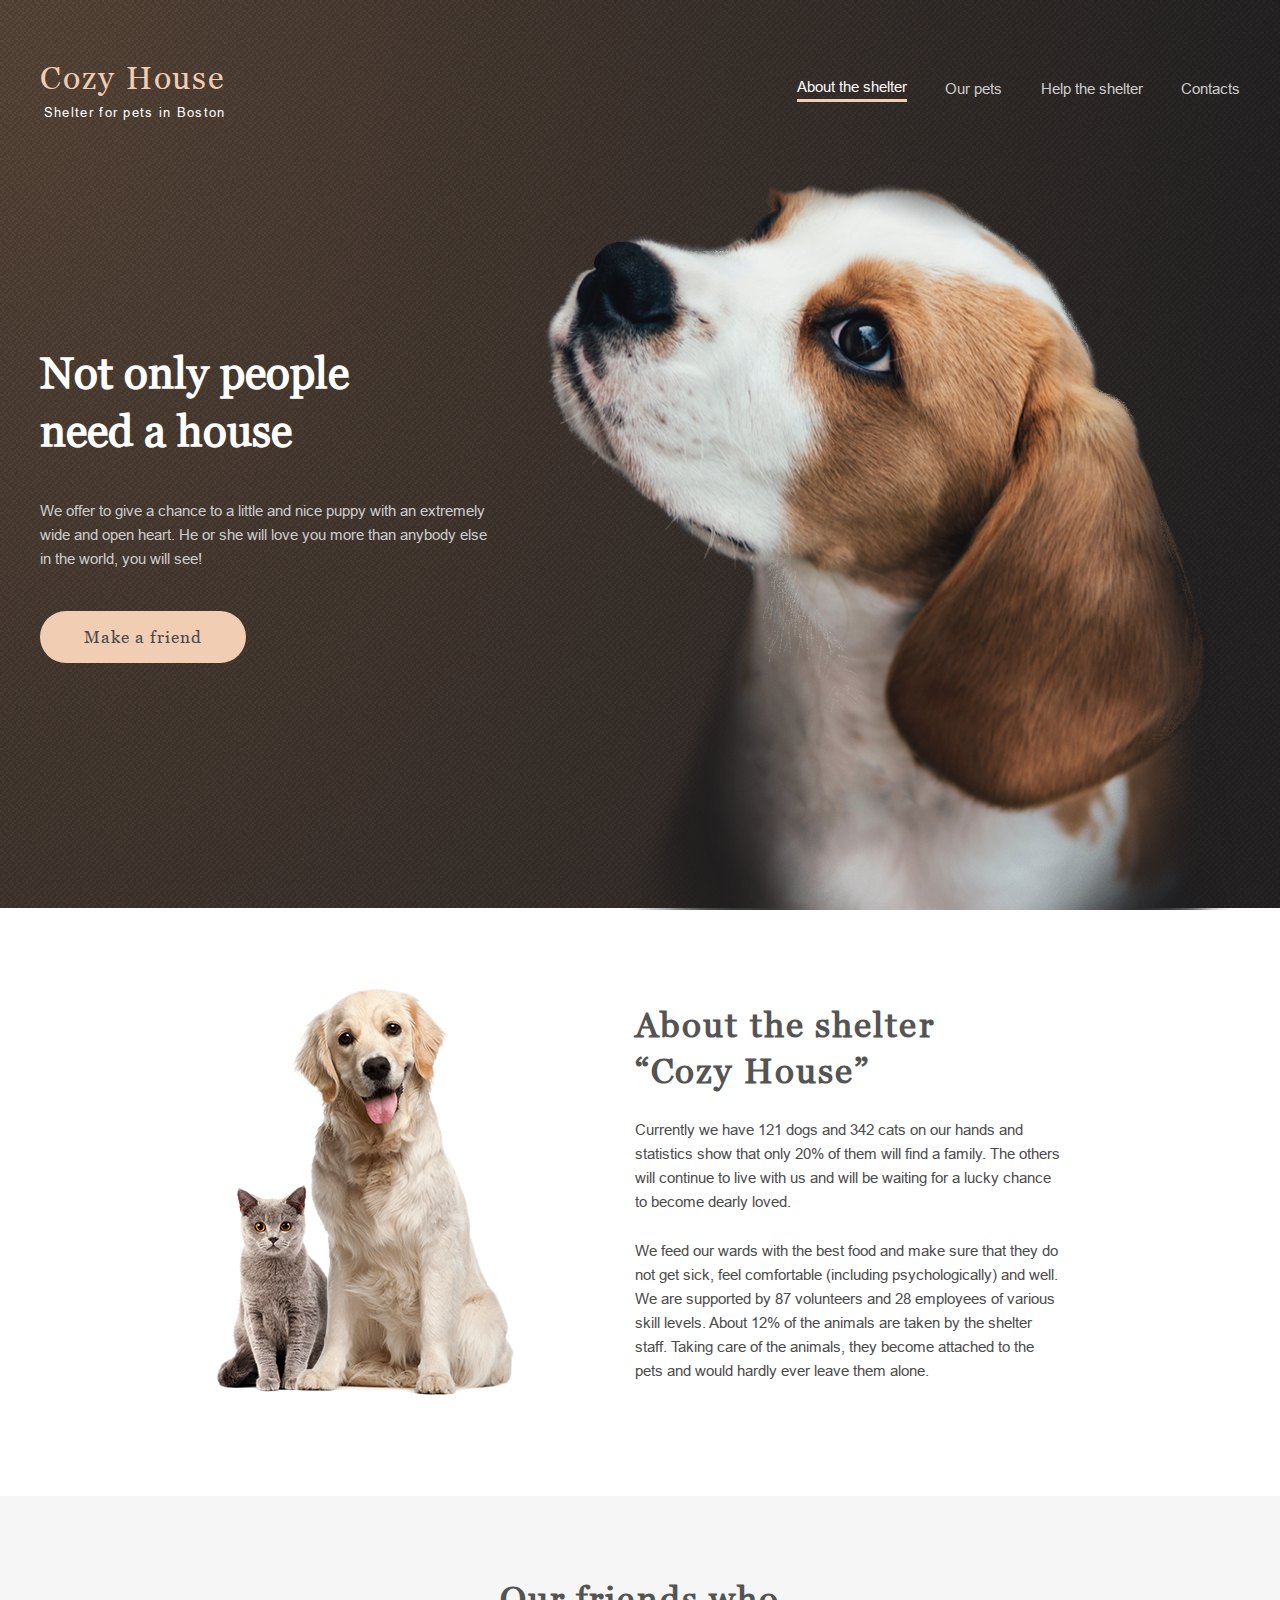
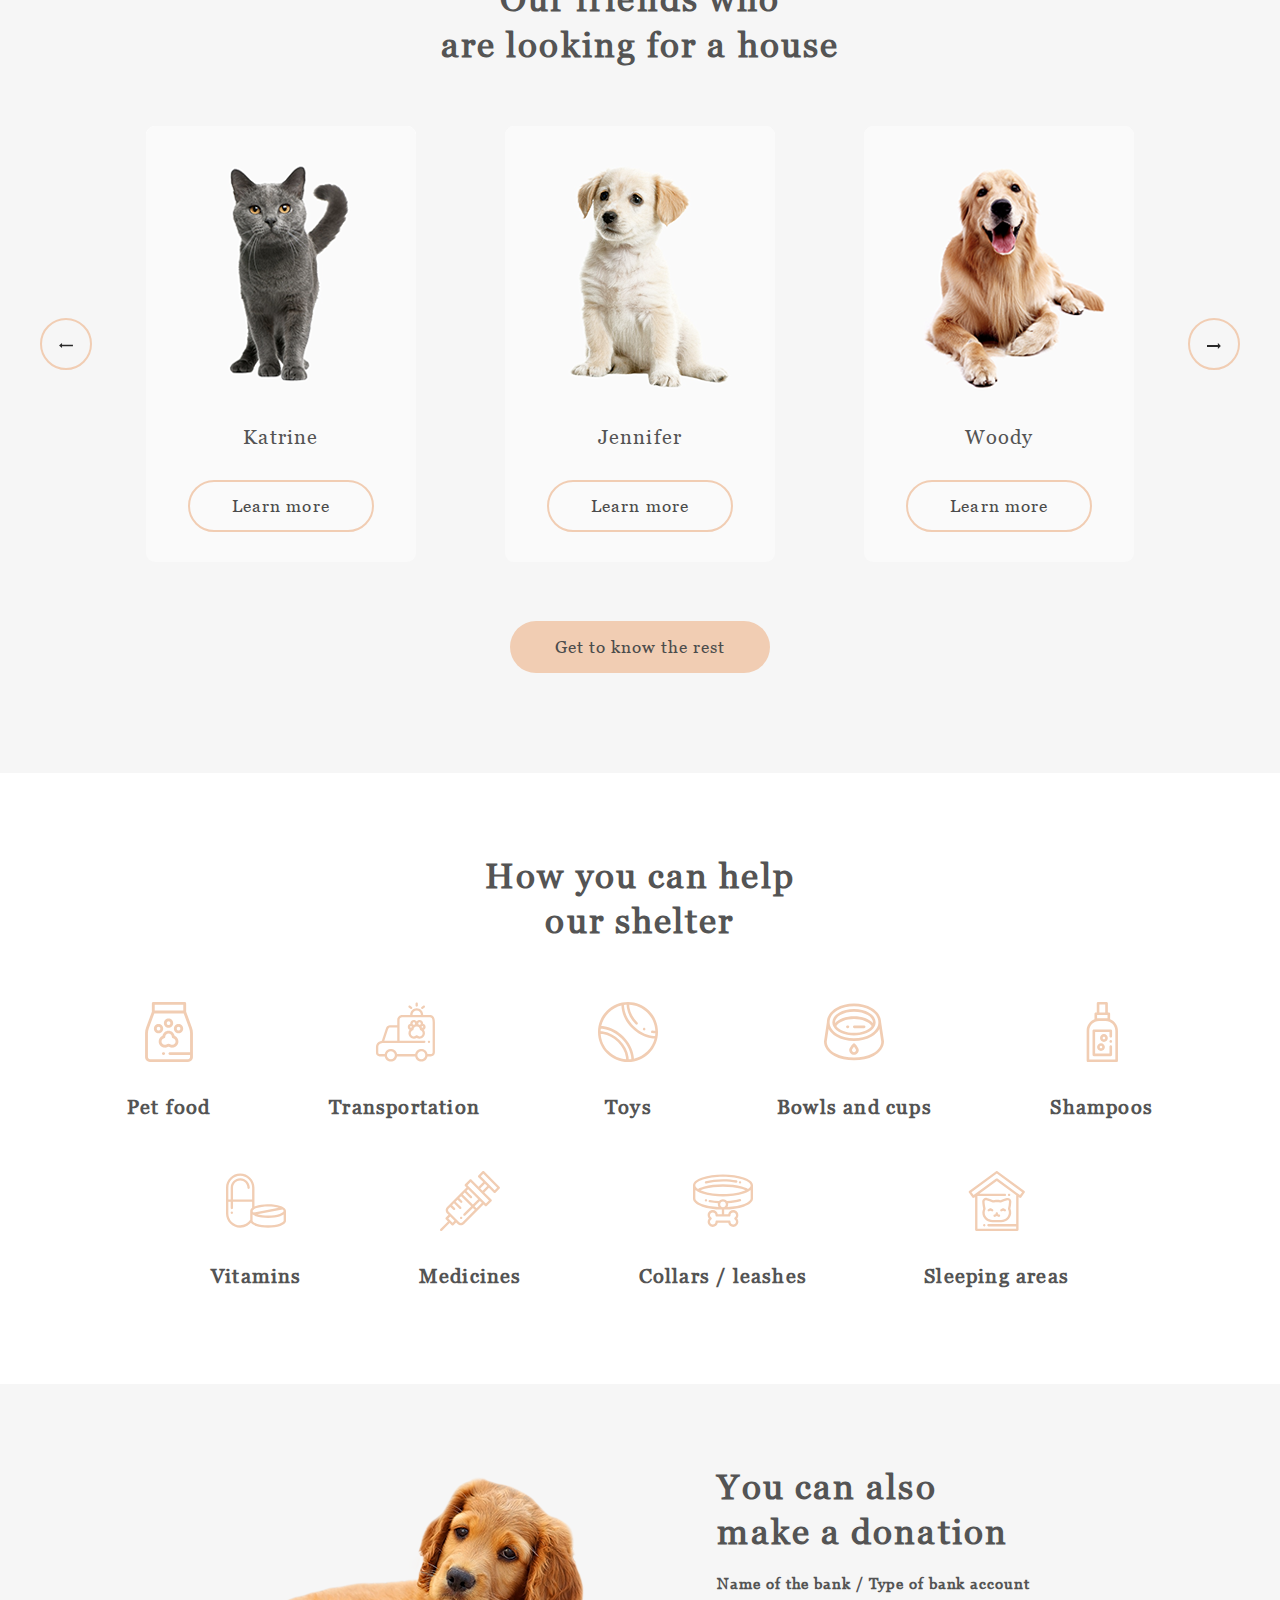
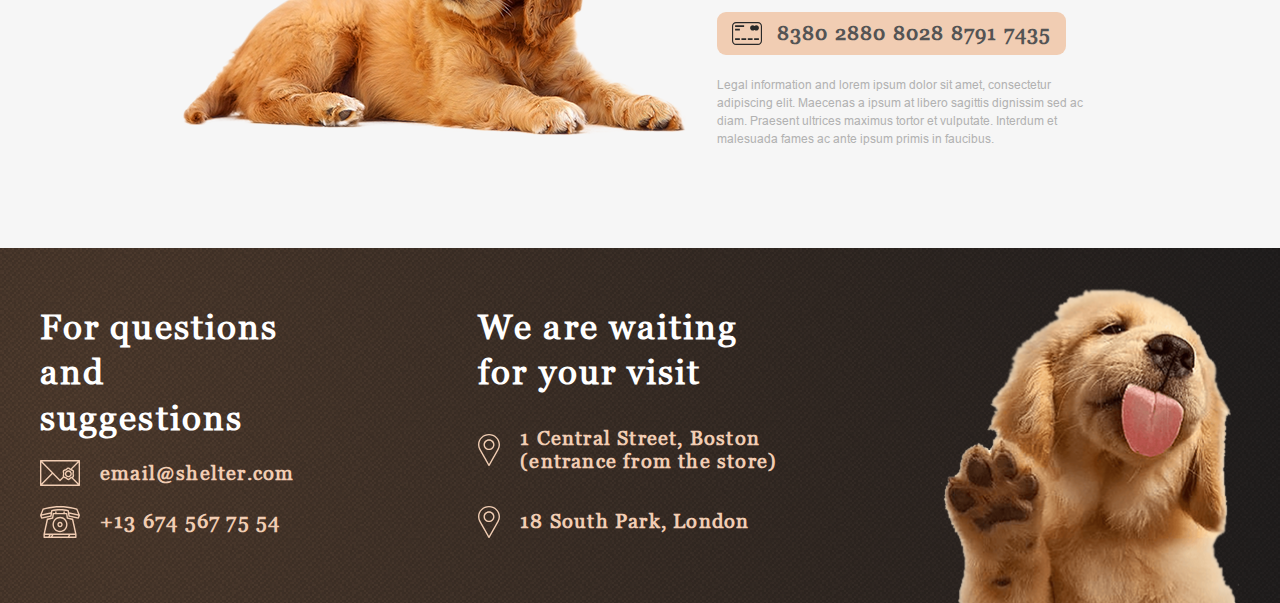
<file: pages/main/index.html>
<!DOCTYPE html>
<html lang="en">
  <head>
    <meta charset="UTF-8" />
    <meta name="viewport" content="width=device-width, initial-scale=1.0" />
    <meta http-equiv="x-ua-compatible" content="ie=edge" />
    <title>shelter</title>
    <link rel="stylesheet" href="style.css" />
  </head>
  <body>
    <div id="page-container">
      <header>
        <div class="content-wrapper">
          <div class="logo">
            <p class="logo-title">Cozy House</p>
            <p class="logo_subtitle">Shelter for pets in Boston</p>
          </div>
          <nav class="header-menu">
            <ul>
              <li><a class="paragraph-l link-active" href="index.html">About the shelter</a></li>
              <li><a class="paragraph-l link" href="../pets/index.html">Our pets</a></li>
              <li><a class="paragraph-l link">Help the shelter</a></li>
              <li><a class="paragraph-l link">Contacts</a></li>
            </ul>
          </nav>
        </div>
      </header>
      <section id="start-screen">
        <div class="content-wrapper">
          <div class="start-screen-content">
            <div class="content">
              <h2 class="h2">Not only people need a house</h2>
              <p class="paragraph-l">
                We offer to give a chance to a little and nice puppy with an
                extremely wide and open heart. He or she will love you more than
                anybody else in the world, you will see!
              </p>
              <button class="button-primary">Make a friend</button>
            </div>
            <div class="start-screen-puppy">
              <img
                src="../../assets/images/start-screen-puppy.png"
                alt="background image"
              />
            </div>
          </div>
        </div>
      </section>
      <section id="about">
        <div class="content-wrapper">
          <div class="about-content">
            <div class="about-pets-img">
              <img
                src="../../assets/images/about-pets.png"
                alt="about pets"
                width="300"
              />
            </div>
            <div class="about-pets-text">
              <h3 class="h3">About the shelter “Cozy House”</h3>
              <p class="paragraph-l">
                Currently we have 121 dogs and 342 cats on our hands and
                statistics show that only 20% of them will find a family. The
                others will continue to live with us and will be waiting for a
                lucky chance to become dearly loved.
              </p>
              <p class="paragraph-l">
                We feed our wards with the best food and make sure that they do
                not get sick, feel comfortable (including psychologically) and
                well. We are supported by 87 volunteers and 28 employees of
                various skill levels. About 12% of the animals are taken by the
                shelter staff. Taking care of the animals, they become attached
                to the pets and would hardly ever leave them alone.
              </p>
            </div>
          </div>
        </div>
      </section>
      <section id="pets">
        <div class="content-wrapper">
          <div class="pets-content">
            <div class="heading">
              <h3 class="h3">Our friends who<br />are looking for a house</h3>
            </div>
            <div class="slider">
              <div class="button-arrow-wrapper">
                <button class="button-arrow">
                  <img src="../../assets/icons/Arrow.svg" />
                </button>
              </div>
              <div class="cards-container">
                <div class="card">
                  <img src="../../assets/images/pets-katrine.png" alt="Katrine" />
                  <div class="pets-card-title"><p>Katrine</p></div>
                  <button class="button-secondary">Learn more</button>
                </div>
                <div class="card">
                  <img src="../../assets/images/pets-jennifer.png" alt="Jennifer" />
                  <div class="pets-card-title"><p>Jennifer</p></div>
                  <button class="button-secondary">Learn more</button>
                </div>
                <div class="card">
                  <img src="../../assets/images/pets-woody.png" alt="Woody" />
                  <div class="pets-card-title"><p>Woody</p></div>
                  <button class="button-secondary">Learn more</button>
                </div>
              </div>
              <div class="button-arrow-wrapper right">
                <button class="button-arrow">
                  <img src="../../assets/icons/Arrow.svg" />
                </button>
              </div>
            </div>
            <div class="btn-wrapper">
              <button class="button-primary">Get to know the rest</button>
            </div>
          </div>
        </div>
      </section>
      <section id="help">
        <div class="content-wrapper">
          <div class="help-content">
            <div class="heading">
              <h3 class="h3">How you can help our shelter</h3>
            </div>
            <div class="help-list-wrapper">
              <div class="help-list">
                <div class="first-row">
                  <div>
                    <img src="../../assets/icons/pet-food.svg" />
                    <h4 class="h4">Pet food</h4>
                  </div>
                  <div>
                    <img src="../../assets/icons/transportation.svg" />
                    <h4 class="h4">Transportation</h4>
                  </div>
                  <div>
                    <img src="../../assets/icons/toys.svg" />
                    <h4 class="h4">Toys</h4>
                  </div>
                  <div>
                    <img src="../../assets/icons/bowls-and-cups.svg" />
                    <h4 class="h4">Bowls and cups</h4>
                  </div>
                  <div>
                    <img src="../../assets/icons/shampoos.svg" />
                    <h4 class="h4">Shampoos</h4>
                  </div>
                </div>
                <div class="second-row">
                  <!-- <div class="break"></div> -->
                  <div>
                    <img src="../../assets/icons/vitamins.svg" />
                    <h4 class="h4">Vitamins</h4>
                  </div>
                  <div>
                    <img src="../../assets/icons/medicines.svg" />
                    <h4 class="h4">Medicines</h4>
                  </div>
                  <div>
                    <img src="../../assets/icons/collars-or-leashes.svg" />
                    <h4 class="h4">Collars / leashes</h4>
                  </div>
                  <div>
                    <img src="../../assets/icons/sleeping-area.svg" />
                    <h4 class="h4">Sleeping areas</h4>
                  </div>
                </div>
              </div>
            </div>
          </div>
        </div>
      </section>
      <section id="donation">
        <div class="content-wrapper">
          <div class="donation-content">
            <img src="../../assets/images/donation-dog.png" />
            <div class="information">
              <h3 class="h3">You can also make a donation</h3>
              <h5 class="h5">Name of the bank / Type of bank account</h5>
              <div class="credit-card">
                <img src="../../assets/icons/credit-card.svg"/>
                <div class="number"><h4 class="h4">8380 2880 8028 8791 7435</h4></div>
              </div>
              <div class="donation-description">
                <p>
                  Legal information and lorem ipsum dolor sit amet, consectetur
                  adipiscing elit. Maecenas a ipsum at libero sagittis dignissim
                  sed ac diam. Praesent ultrices maximus tortor et vulputate.
                  Interdum et malesuada fames ac ante ipsum primis in faucibus.
                </p>
              </div>
            </div>
          </div>
        </div>
      </section>
      <footer>
          <div class="content-wrapper">
              <div class="contacts">
                  <h3 class="h3">For questions and suggestions</h3>
                  <div class="mail">
                      <img src="../../assets/icons/mail.svg">
                    <h4 class="h4">email@shelter.com</h4>
                  </div>
                  <div class="phone">
                    <img src="../../assets/icons/phone.svg">
                    <h4 class="h4">+13 674 567 75 54</h4>
                  </div>
              </div>
              <div class="location">
                  <h3 class="h3">We are waiting for your visit</h3>
                  <div class="boston">
                      <img src="../../assets/icons/pin.svg">
                      <h4 class="h4">1 Central Street, Boston (entrance from the store)</h4>
                  </div>
                  <div class="london">
                    <img src="../../assets/icons/pin.svg">
                    <h4 class="h4">18 South Park, London</h4>
                  </div>
              </div>
              <img src="../../assets/images/footer-puppy.png">
          </div>
      </footer>
    </div>
  </body>
</html>
</file>
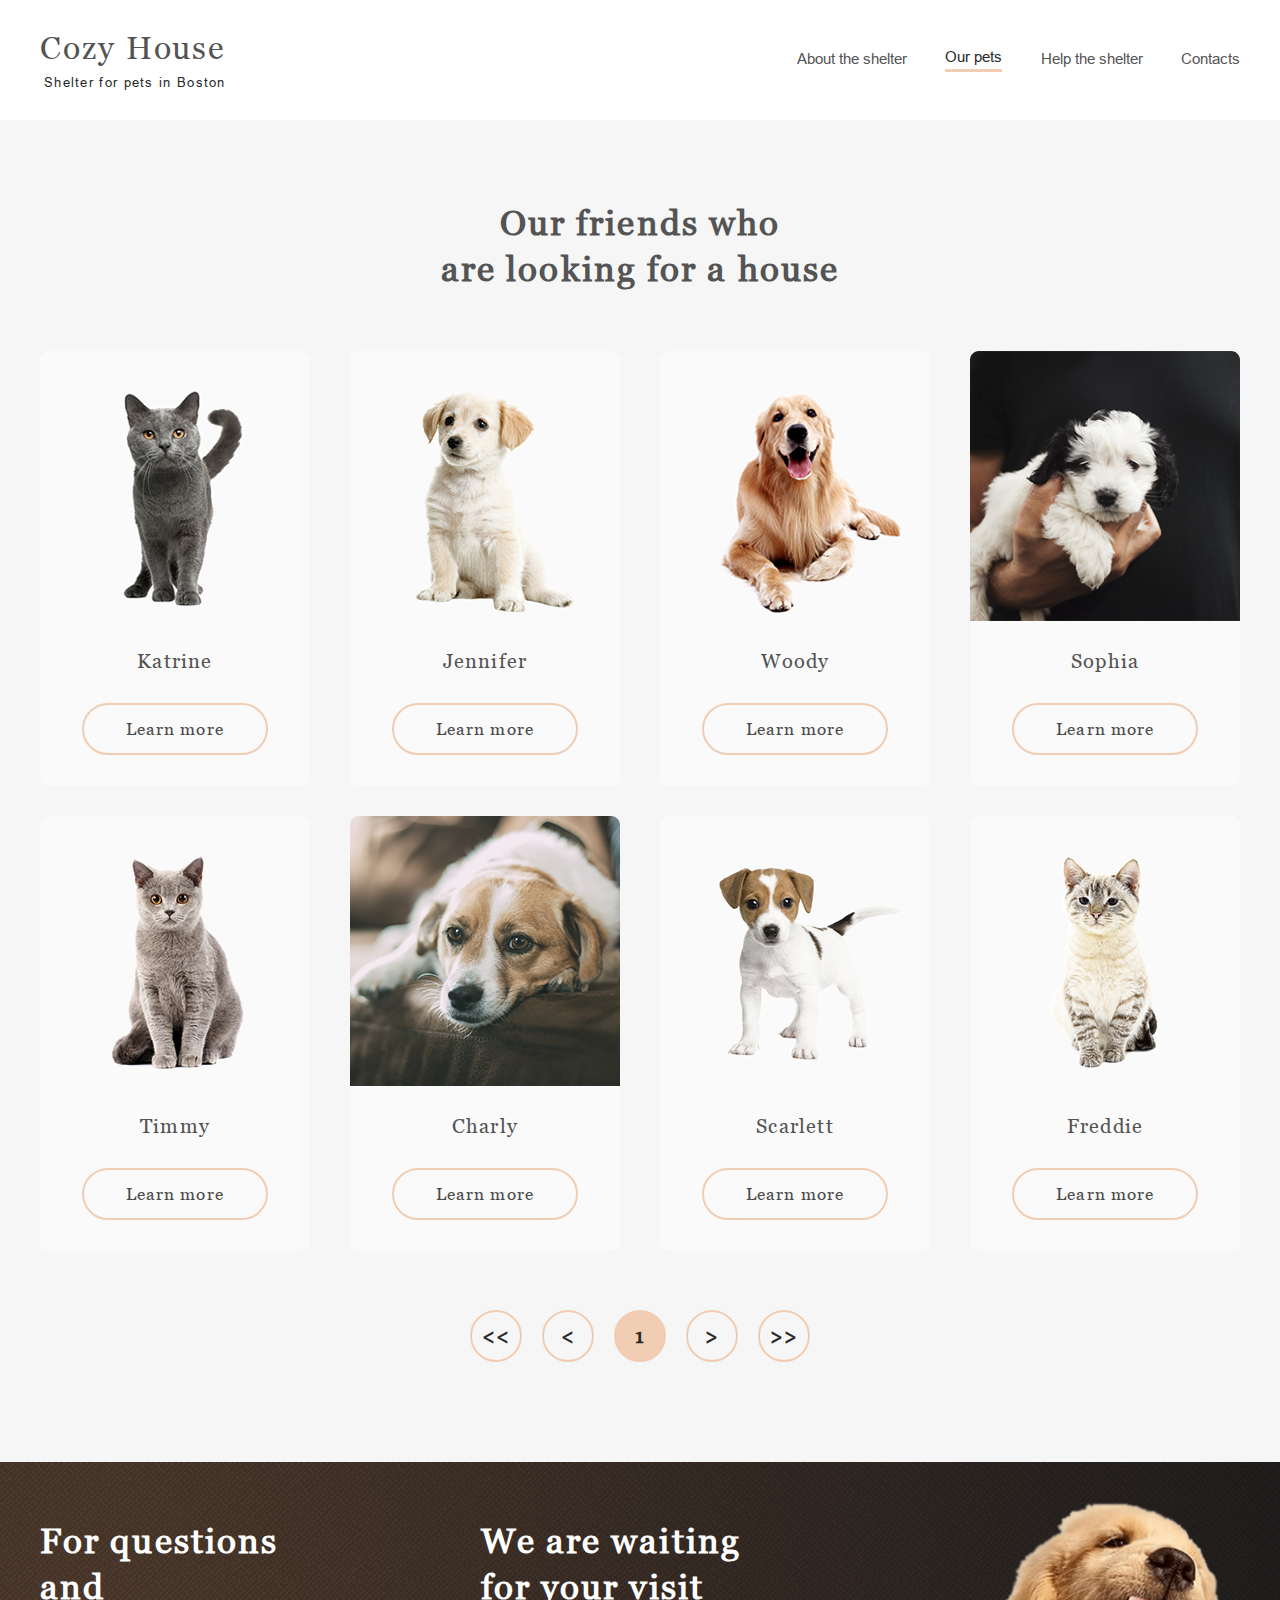
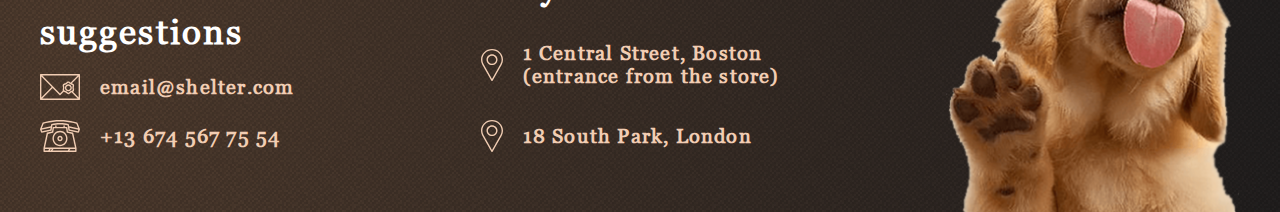
<file: pages/pets/index.html>
<!DOCTYPE html>
<html lang="en">
  <head>
    <meta charset="UTF-8" />
    <meta name="viewport" content="width=device-width, initial-scale=1.0" />
    <title>pets</title>
    <link rel="stylesheet" href="style.css" />
  </head>
  <body>
    <div id="page-container">
      <header>
        <div class="content-wrapper">
          <div class="logo">
            <p class="logo-title">Cozy House</p>
            <p class="logo_subtitle">Shelter for pets in Boston</p>
          </div>
          <nav class="header-menu">
            <ul>
              <li><a class="paragraph-l link" href="../main/index.html">About the shelter</a></li>
              <li><a class="paragraph-l link-active">Our pets</a></li>
              <li><a class="paragraph-l link">Help the shelter</a></li>
              <li><a class="paragraph-l link">Contacts</a></li>
            </ul>
          </nav>
        </div>
      </header>
      <section id="pets-page">
        <div class="content-wrapper">
          <div class="pets-content">
            <div class="heading">
              <h3 class="h3">Our friends who<br />are looking for a house</h3>
            </div>
            <div class="cards-container">
              <div class="card">
                <img src="../../assets/images/pets-katrine.png" alt="Katrine" />
                <div class="pets-card-title"><p>Katrine</p></div>
                <button class="button-secondary">Learn more</button>
              </div>
              <div class="card">
                <img
                  src="../../assets/images/pets-jennifer.png"
                  alt="Jennifer"
                />
                <div class="pets-card-title"><p>Jennifer</p></div>
                <button class="button-secondary">Learn more</button>
              </div>
              <div class="card">
                <img src="../../assets/images/pets-woody.png" alt="Woody" />
                <div class="pets-card-title"><p>Woody</p></div>
                <button class="button-secondary">Learn more</button>
              </div>
              <div class="card">
                <img src="../../assets/images/pets-sophia.png" alt="Sophia" />
                <div class="pets-card-title"><p>Sophia</p></div>
                <button class="button-secondary">Learn more</button>
              </div>
              <div class="card">
                <img src="../../assets/images/pets-timmy.png" alt="Timmy" />
                <div class="pets-card-title"><p>Timmy</p></div>
                <button class="button-secondary">Learn more</button>
              </div>
              <div class="card">
                <img src="../../assets/images/pets-charly.png" alt="Charly" />
                <div class="pets-card-title"><p>Charly</p></div>
                <button class="button-secondary">Learn more</button>
              </div>
              <div class="card">
                <img
                  src="../../assets/images/pets-scarlet.png" 
                  alt="Scarlett"
                />
                <div class="pets-card-title"><p>Scarlett</p></div>
                <button class="button-secondary">Learn more</button>
              </div>
              <div class="card">
                <img src="../../assets/images/pets-freddie.png" alt="Freddie" />
                <div class="pets-card-title"><p>Freddie</p></div>
                <button class="button-secondary">Learn more</button>
              </div>
            </div>
            <div class="slider">
              <button class="button-arrow inactive">
                <h4 class="h4">&#60;&#60;</h4>
              </button>
              <button class="button-arrow">
                <h4 class="h4">&#60;</h4>
              </button>
              <button class="button-arrow pagination">
                <h4 class="h4">1</h4>
              </button>
              <button class="button-arrow">
                <h4 class="h4">&#62;</h4>
              </button>
              <button class="button-arrow">
                <h4 class="h4">&#62;&#62;</h4>
              </button>
            </div>
          </div>
        </div>
      </section>
      <footer>
        <div class="content-wrapper">
          <div class="contacts">
            <h3 class="h3">For questions and suggestions</h3>
            <div class="mail">
              <img src="../../assets/icons/mail.svg" />
              <h4 class="h4">email@shelter.com</h4>
            </div>
            <div class="phone">
              <img src="../../assets/icons/phone.svg" />
              <h4 class="h4">+13 674 567 75 54</h4>
            </div>
          </div>
          <div class="location">
            <h3 class="h3">We are waiting for your visit</h3>
            <div class="boston">
              <img src="../../assets/icons/pin.svg" />
              <h4 class="h4">
                1 Central Street, Boston (entrance from the store)
              </h4>
            </div>
            <div class="london">
              <img src="../../assets/icons/pin.svg" />
              <h4 class="h4">18 South Park, London</h4>
            </div>
          </div>
          <img src="../../assets/images/footer-puppy.png" />
        </div>
      </footer>
    </div>
  </body>
</html>
</file>
<file: pages/main/style.css>
:root {
  --color-light-s: #fafafa;
  --color-light-l: #f6f6f6;
  --color-light-xl: #ffffff;
  --color-dark-s: #cdcdcd;
  --color-dark-m: #b2b2b2;
  --color-dark-l: #545454;
  --color-dark-xl: #4c4c4c;
  --color-dark-2xl: #444444;
  --color-dark-3xl: #292929;
  --color-primary: #f1cdb3;
  --color-primary-light: #fddcc4;
  font-size: 16px;
}

@font-face {
  font-style: normal;
  font-weight: normal;
  font-family: "Georgia";
  src: url("../../assets/fonts/ofont.ru_Georgia.ttf") format("truetype");
}

@font-face {
  font-style: normal;
  font-weight: normal;
  font-family: "Arial";
  src: url("../../assets/fonts/ArialMT.ttf") format("truetype");
}

.paragraph-l {
  font-family: Arial, sans-serif;
  font-size: 15px;
  line-height: 160%;
  /* color: var(--color-dark-s); */
}

.start-screen-content p {
  color: var(--color-dark-s);
}

.h2 {
  font-family: Georgia, serif;
  font-size: 44px;
  line-height: 130%;
  /* color: #c4c4c4; */
}

.h3 {
  font-family: Georgia, serif;
  font-size: 35px;
  line-height: 130%;
  letter-spacing: 0.06em;
}

* {
  margin: 0;
}

#page-container {
  /* width: 100vw; */
  /* width: 1280px; */
  max-width: 1280px;
  height: 100%;
}

header {
  position: absolute;
  top: 3.75rem;
  /* width: 100%; */
  /* width: 1280px; */
  width: 100vw;
  height: 3.75rem;
}

header .content-wrapper {
  display: flex;
  justify-content: space-between;
}

.logo {
  width: 15.5%;
  height: 100%;
  display: flex;
  flex-wrap: wrap;
  align-content: space-between;
}

.logo-title {
  font-family: Georgia, serif;
  font-size: 32px;
  letter-spacing: 0.06em;
  line-height: 110%;
  color: var(--color-primary);
}

.logo_subtitle {
  display: flex;
  align-items: center;
  font-family: Arial, sans-serif;
  font-size: 13px;
  letter-spacing: 0.1em;
  line-height: 15px;
  color: var(--color-light-xl);
  margin-left: 2.1%;
  box-sizing: border-box;
}

.header-menu {
  width: 36.9%;
  display: flex;
  align-items: center;
}

.header-menu ul {
  display: flex;
  justify-content: space-between;
  align-items: center;
  height: 45%;
  list-style: none;
  padding: 0;
  width: 100%;
}

.header-menu ul li {
  padding-bottom: 3px;
}

.link {
  text-decoration: none;
  color: var(--color-dark-s);
}

.link:visited { text-decoration: none; } 

.link-active,
.link:active {
  display: block;
  text-decoration: none;
  color: var(--color-light-s);
  border-bottom: 3px solid var(--color-primary);
}

.link:hover {
  color: var(--color-light-s);
  cursor: pointer;
}

#start-screen {
  height: 56.75rem;
  /* background-image: url("../../assets/images/start-screen-background.png"); */
  background: url("../../assets/images/noise_lines_transparent@2X.png"),
    radial-gradient(100% 215.42% at 0% 0%, #5b483a 0%, #262425 100%), #211f20;
}

.content-wrapper {
  max-width: 75rem;
  /* width: 62.5%; */
  height: 100%;
  margin: 0 auto;
}

.start-screen-content {
  position: relative;
  top: 20%;
  width: 100%;
  height: 80%;
}

.content {
  position: absolute;
  top: 22.4%;
  width: 38.34%;
  height: 44%;
}

.content .h2 {
  width: 80.4%;
  color: var(--color-light-xl);
}

.content p {
  padding: 8.7% 0;
}

.button-primary {
  /* width: 45%; */
  display: flex;
  align-items: center;
  justify-content: center;
  height: 3.25rem;
  background-color: var(--color-primary);
  color: var(--color-dark-xl);
  border-radius: 100px;
  font-family: Georgia, serif;
  font-size: 17px;
  letter-spacing: 0.06em;
  line-height: 130%;
  padding: 0;
  border: 0;
}

.button-primary:hover {
  background-color: var(--color-primary-light);
  cursor: pointer;
}

.content .button-primary {
  width: 12.9rem;
}

.start-screen-puppy {
  position: absolute;
  top: 0;
  right: 0;
  height: 100%;
  width: 58.1%;
}

#about {
  height: 36.75rem;
  background-color: var(--color-light-xl);
}

.about-content {
  display: flex;
  justify-content: space-between;
  height: 25.5rem;
  padding: 80px 175px 100px;
}

.about-content .h3 {
  width: 370px;
  color: var(--color-dark-l);
}

.about-content p {
  color: var(--color-dark-xl);
  padding-top: 25px;
}

.about-pets-text {
  width: 430px;
  padding-top: 14px;
}

#pets {
  height: 54.81rem;
  background-color: var(--color-light-l);
}

.pets-content {
  display: flex;
  flex-direction: column;
  justify-content: space-between;
  /* text-align: center; */
  padding-top: 5rem;
  height: 43.56rem;
  width: 100%;
}

.pets-content .h3 {
  width: 25rem;
  color: var(--color-dark-l);
}

.heading {
  text-align: center;
}

.heading,
.btn-wrapper {
  display: flex;
  justify-content: center;
}

.slider {
  display: flex;
  width: 100%;
  height: 27.2rem;
}

.cards-container {
  display: flex;
  justify-content: space-between;
  width: 61.87rem;
}

.card {
  display: flex;
  flex-direction: column;
  justify-content: space-between;
  align-items: center;
  width: 16.87rem;
  background-color: var(--color-light-s);
  border-radius: 0.5625rem;
  box-sizing: border-box;
  padding: 0 0 30px;
}

.card:hover {
  box-shadow: 0px 2px 35px 14px rgba(13, 13, 13, 0.04);
  cursor: pointer;
}

.card img {
  height: 16.875rem;
  width: 16.875rem;
}

.pets-card-title {
  font-family: Georgia, serif;
  font-size: 1.25rem;
  line-height: 1.44rem;
  letter-spacing: 0.06em;
  color: var(--color-dark-l);
}

.button-secondary {
  display: flex;
  align-items: center;
  justify-content: center;
  height: 3.25rem;
  width: 12.9rem;
  background-color: transparent;
  color: var(--color-dark-xl);
  border-radius: 6.25rem;
  font-family: Georgia, serif;
  font-size: 1.06rem;
  letter-spacing: 0.06em;
  line-height: 130%;
  padding: 0;
  border: 2px solid var(--color-primary);
}

.button-secondary:hover {
  cursor: pointer;
  background-color: var(--color-primary);
}

.card .button-secondary {
  width: 11.68rem;
}

.button-arrow-wrapper {
  display: flex;
  align-items: center;
  height: 100%;
  padding-right: 54px;
}

.right {
  padding-right: 0;
  padding-left: 54px;
}

.button-arrow {
  width: 3.25rem;
  height: 3.25rem;
  padding: 0;
  border: 2px solid var(--color-primary);
  border-radius: 50%;
  background-color: transparent;
}

.button-arrow:hover {
  background-color: var(--color-primary);
  cursor: pointer;
}

.button-arrow img {
  width: 0.87rem;
  height: 0.37rem;
}

.right img {
  transform: rotate(180deg);
}

.pets-content .button-primary {
  width: 16.3rem;
}

#help {
  height: 38.18rem;
}

.help-content {
  display: flex;
  flex-direction: column;
  justify-content: space-between;
  height: 26.9rem;
  padding-top: 5rem;
}

.help-content .h3 {
  width: 19.4rem;
  color: var(--color-dark-l);
}

.help-list-wrapper {
  height: 17.56rem;
}

.help-list {
  display: flex;
  flex-direction: column;
  justify-content: space-between;
  width: 64.125rem;
  height: 100%;
  margin: 0 auto;
}

.first-row {
  display: flex;
  justify-content: space-between;
}

.second-row {
  display: flex;
  justify-content: space-between;
  margin: 0 auto;
  width: 53.625rem;
}

.help-list > div {
  height: 7rem;
  text-align: center;
  /* margin: 0 auto; */
}

/* .break {
    width: 100%;
  height: 0;
} */

.help-list img {
  width: 3.75rem;
  height: 3.75rem;
}

.help-list .h4 {
  padding-top: 1.875rem;
  white-space: nowrap;
}

.h4 {
  font-family: Georgia, serif;
  font-size: 20px;
  line-height: 115%;
  letter-spacing: 0.06em;
}

.help-list .h4 {
  color: var(--color-dark-l);
}

#donation {
  height: 29rem;
  background-color: var(--color-light-l);
}

.donation-content {
  display: flex;
  justify-content: space-between;
  width: 57.18rem;
  height: 17.75rem;
  padding-top: 5rem;
  margin: 0 auto;
}

.donation-content img {
  width: 31.5625rem;
  height: 16.3125rem;
  padding-top: 12px;
}

.information {
  display: flex;
  flex-direction: column;
  justify-content: space-between;
  width: 23.75rem;
}

.information .h3 {
  color: var(--color-dark-l);
  width: 18.75rem;
}

.credit-card {
  display: flex;
  justify-content: space-evenly;
  align-items: center;
  width: 21.8125rem;
  height: 2.68rem;
  background-color: var(--color-primary);
  border-radius: 0.5625rem;
}

.credit-card .h4 {
  color: var(--color-dark-l);
}

.credit-card img {
  width: 1.875rem;
  height: 1.4375rem;
  padding: 0;
}

.h5 {
  font-family: Georgia, serif;
  font-size: 0.9375rem;
  line-height: 110%;
  letter-spacing: 0.06em;
  color: var(--color-dark-l);
}

.donation-description p {
  font-family: Arial;
  font-size: 12px;
  line-height: 18px;
  color: var(--color-dark-m);
}

footer {
  height: 22.1875rem;
  /* background-image: url("../../assets/images/footer-background.png"); */
  background: url("../../assets/images/noise_lines_transparent@2X.png"),
    radial-gradient(110.67% 538.64% at 5.73% 50%, #513d2f 0%, #1a1a1c 100%),
    #211f20;
}

footer .content-wrapper {
  display: flex;
  justify-content: space-between;
  padding-top: 2.5rem;
  box-sizing: border-box;
}

footer > img {
  margin-top: 2.3125rem;
}

footer .h4 {
  color: var(--color-primary);
}

.contacts,
.location {
  display: flex;
  flex-direction: column;
  justify-content: space-between;
  height: 14.625rem;
  margin-top: 1rem;
}

.contacts .h3,
.location .h3 {
  color: #fff;
}

.contacts img,
.location img {
  margin-right: 1.25rem;
}

.contacts img {
  width: 2.5rem;
  height: 2rem;
}

.location img {
  width: 1.375rem;
  height: 2rem;
}

.mail,
.phone,
.boston,
.london {
  display: flex;
  align-items: center;
}

.contacts {
  width: 17.4rem;
}

.location {
  width: 18.875rem;
}
/* 
@media (min-width: 768px) and (max-width: 1279px) {
  .content-wrapper {
    max-width: 44.25rem;
    margin: 0 1.875rem;
  }
} */
</file>
<file: pages/pets/style.css>
:root {
  --color-light-s: #fafafa;
  --color-light-l: #f6f6f6;
  --color-light-xl: #ffffff;
  --color-dark-s: #cdcdcd;
  --color-dark-m: #b2b2b2;
  --color-dark-l: #545454;
  --color-dark-xl: #4c4c4c;
  --color-dark-2xl: #444444;
  --color-dark-3xl: #292929;
  --color-primary: #f1cdb3;
  --color-primary-light: #fddcc4;
  font-size: 16px;
}

@font-face {
  font-style: normal;
  font-weight: normal;
  font-family: "Georgia";
  src: url("../../assets/fonts/ofont.ru_Georgia.ttf") format("truetype");
}

@font-face {
  font-style: normal;
  font-weight: normal;
  font-family: "Arial";
  src: url("../../assets/fonts/ArialMT.ttf") format("truetype");
}

.paragraph-l {
  font-family: Arial, sans-serif;
  font-size: 15px;
  line-height: 160%;
}

.h3 {
  font-family: Georgia, serif;
  font-size: 35px;
  line-height: 130%;
  letter-spacing: 0.06em;
}

.h4 {
  font-family: Georgia, serif;
  font-size: 20px;
  line-height: 115%;
  letter-spacing: 0.06em;
}

* {
  margin: 0;
}

#page-container {
  max-width: 1280px;
  height: 100%;
}

header {
  /* position: absolute; */
  /* width: 1280px; */
  height: 7.5rem;
  background-color: var(--color-light-xl);
}

.content-wrapper {
  max-width: 75rem;
  height: 100%;
  margin: 0 auto;
}

header .content-wrapper {
  display: flex;
  justify-content: space-between;
  align-items: center;
}

.logo {
  width: 11.7rem;
  height: 3.75rem;
  display: flex;
  flex-wrap: wrap;
  align-content: space-between;
}

.logo-title {
  font-family: Georgia, serif;
  font-size: 32px;
  letter-spacing: 0.06em;
  line-height: 110%;
  color: var(--color-dark-l);
}

.logo_subtitle {
  display: flex;
  align-items: center;
  font-family: Arial, sans-serif;
  font-size: 13px;
  letter-spacing: 0.1em;
  line-height: 15px;
  color: var(--color-dark-3xl);
  margin-left: 2.1%;
  box-sizing: border-box;
}

.header-menu {
  width: 27.6875rem;
  display: flex;
  align-items: center;
}

.header-menu ul {
  display: flex;
  justify-content: space-between;
  align-items: center;
  list-style: none;
  padding: 0;
  width: 100%;
}

.header-menu ul li {
  padding-bottom: 3px;
}

.link {
  text-decoration: none;
  color: var(--color-dark-l);
}

.link:visited {
  text-decoration: none;
}

.link-active,
.link:active {
  display: block;
  text-decoration: none;
  color: var(--color-dark-3xl);
  border-bottom: 3px solid var(--color-primary);
}

.link:hover {
  color: var(--color-dark-3xl);
  cursor: pointer;
}

#pets-page {
  height: 83.875rem;
  background-color: var(--color-light-l);
}

.pets-content {
  display: flex;
  flex-direction: column;
  justify-content: space-between;
  padding: 5rem 0 6.25rem;
  height: 100%;
  box-sizing: border-box;
  /* height: 43.56rem; */
  width: 100%;
}

.pets-content .h3 {
  width: 25rem;
  color: var(--color-dark-l);
}

.heading {
  text-align: center;
  display: flex;
  justify-content: center;
}

.cards-container {
  display: flex;
  flex-wrap: wrap;
  justify-content: space-between;
  align-content: space-between;
  height: 58.125rem;
  /* margin-top: 2.8125rem; */
  padding: 0.9375rem 0;
  box-sizing: border-box;
}

.card {
  display: flex;
  flex-direction: column;
  justify-content: space-between;
  align-items: center;
  width: 16.87rem;
  height: 27.1875rem;
  background-color: var(--color-light-s);
  border-radius: 0.5625rem;
  box-sizing: border-box;
  padding: 0 0 30px;
}

.card:hover {
  box-shadow: 0px 2px 35px 14px rgba(13, 13, 13, 0.04);
  cursor: pointer;
}

.card img {
  height: 16.875rem;
  width: 16.875rem;
}

.pets-card-title {
  font-family: Georgia, serif;
  font-size: 1.25rem;
  line-height: 1.44rem;
  letter-spacing: 0.06em;
  color: var(--color-dark-l);
}

.button-secondary {
  display: flex;
  align-items: center;
  justify-content: center;
  height: 3.25rem;
  width: 12.9rem;
  background-color: transparent;
  color: var(--color-dark-xl);
  border-radius: 6.25rem;
  font-family: Georgia, serif;
  font-size: 1.06rem;
  letter-spacing: 0.06em;
  line-height: 130%;
  padding: 0;
  border: 2px solid var(--color-primary);
}

.button-secondary:hover {
  cursor: pointer;
  background-color: var(--color-primary);
}

.card .button-secondary {
  width: 11.68rem;
}

.slider {
  display: flex;
  justify-content: space-between;
  width: 21.25rem;
  margin: 0 auto;
}

.button-arrow {
  width: 3.25rem;
  height: 3.25rem;
  padding: 0;
  border: 2px solid var(--color-primary);
  border-radius: 50%;
  background-color: transparent;
  text-align: center;
}

.inactive {
  color: var(--color-dark-s);
}

.button-arrow .h4 {
  color: var(--color-dark-3xl);
}

.pagination {
  background-color: var(--color-primary);
}

footer {
  height: 21.875rem;
  background: url("../../assets/images/noise_lines_transparent@2X.png"),
    radial-gradient(110.67% 538.64% at 5.73% 50%, #513d2f 0%, #1a1a1c 100%),
    #211f20;
}

footer .content-wrapper {
  display: flex;
  justify-content: space-between;
  padding-top: 2.5rem;
  box-sizing: border-box;
}

footer > img {
  margin-top: 2.3125rem;
}

footer .h4 {
  color: var(--color-primary);
}

.contacts,
.location {
  display: flex;
  flex-direction: column;
  justify-content: space-between;
  height: 14.625rem;
  margin-top: 1rem;
}

.contacts .h3,
.location .h3 {
  color: #fff;
}

.contacts img,
.location img {
  margin-right: 1.25rem;
}

.contacts img {
  width: 2.5rem;
  height: 2rem;
}

.location img {
  width: 1.375rem;
  height: 2rem;
}

.mail,
.phone,
.boston,
.london {
  display: flex;
  align-items: center;
}

.contacts {
  width: 17.4rem;
}

.location {
  width: 18.875rem;
}

/* footer .h4 {
  color: var(--color-primary);
} */
</file>
